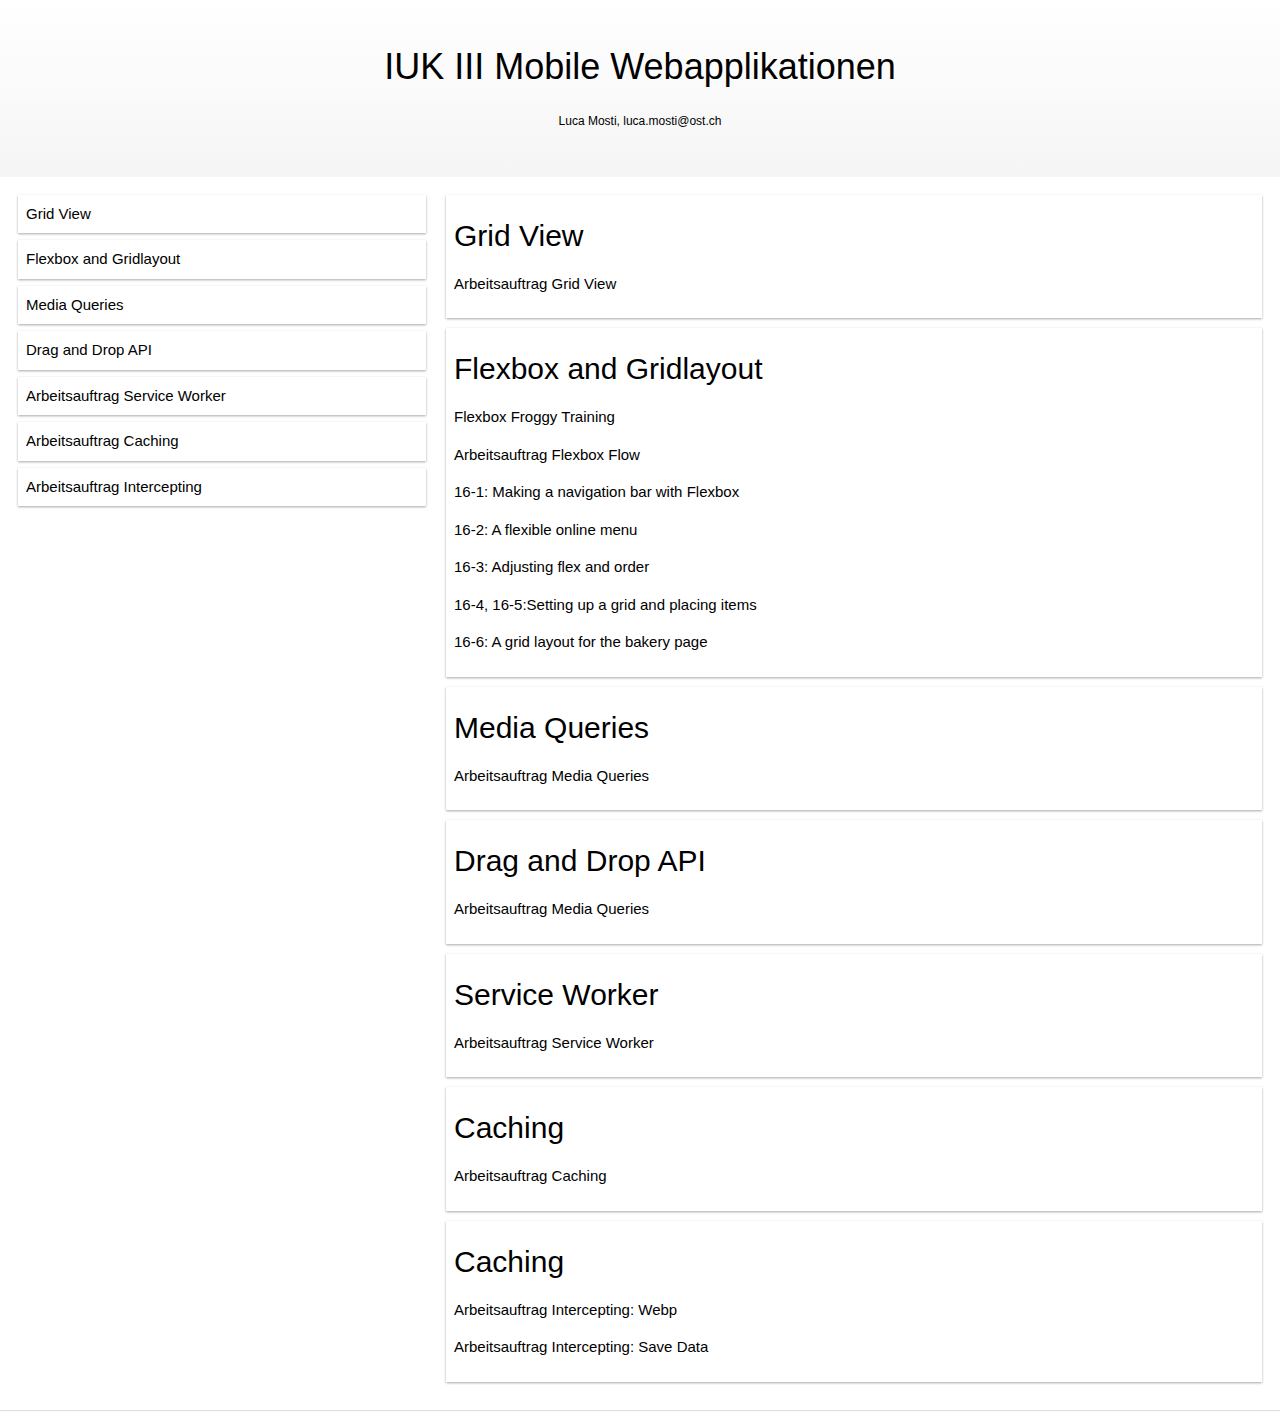
<file: index.html>
<!DOCTYPE html>
<html lang="de">
  <head>
    <meta charset="utf-8">
    <meta name="viewport" content="width=device-width, initial-scale=1">
    <title>IUK III: Mobile Webapplikationen</title>
    <link rel="stylesheet" href="style.css">
    <link rel="stylesheet" href="https://www.w3schools.com/lib/w3-colors-ios.css">
    <link rel="stylesheet" href="https://www.w3schools.com/w3css/4/w3.css">
  </head>
  <body>
    <div class="header">
      <h1>IUK III Mobile Webapplikationen</h1>
      <p><small>Luca Mosti, luca.mosti@ost.ch</small></p>
    </div>
    <div class="row">
      <div class="column sidebar">
        <ul>
          <li class="w3-ios-background"><a href="#GridView">Grid View</a></li>
          <li class="w3-ios-background"><a href="#Flexbox">Flexbox and Gridlayout</a></li>
          <li class="w3-ios-background"><a href="#MediaQueries">Media Queries</a></li>
          <li class="w3-ios-background"><a href="#DragDropAPI">Drag and Drop API</a></li>
          <li class="w3-ios-background"><a href="#ServiceWorker">Arbeitsauftrag Service Worker</a></li>
          <li class="w3-ios-background"><a href="#Caching">Arbeitsauftrag Caching</a></li>
          <li class="w3-ios-background"><a href="#Intercepting">Arbeitsauftrag Intercepting</a></li>
        </ul>
      </div>
      <div  class="column content">
        <div class="card">
          <h2 id="GridView">Grid View</h2>
          <p><a href="1_GridView/gridView.html">Arbeitsauftrag Grid View</a></p>
        </div>
        <div class="card">
          <h2 id="Flexbox">Flexbox and Gridlayout</h2>
          <p><a href="http://flexboxfroggy.com/#de">Flexbox Froggy Training</a></p>
          <p><a href="2_FlexBox/arbeitsauftrag-flexbox_2_flex-flow.html">Arbeitsauftrag Flexbox Flow</a></p>
          <p><a href="2_FlexBox/16-1/bakery_ch16.html">16-1: Making a navigation bar with Flexbox</a></p>
          <p><a href="2_FlexBox/16-2/flex-menu.html">16-2: A flexible online menu</a></p>
          <p><a href="2_FlexBox/16-3/flex-menu.html">16-3: Adjusting flex and order</a></p>
          <p><a href="2_FlexBox/16-4-5/grid.html">16-4, 16-5:Setting up a grid and placing items</a></p>
          <p><a href="2_FlexBox/16-6/bakery_ch16.html">16-6: A grid layout for the bakery page</a></p>
        </div>
        <div class="card">
          <h2 id="MediaQueries">Media Queries</h2>
          <p><a href="3_MediaQueries/arbeitsauftrag_media-queries.html">Arbeitsauftrag Media Queries</a></p>
        </div>
        <div class="card">
          <h2 id="DragDropAPI">Drag and Drop API</h2>
          <p><a href="4_TouchInput/main.html">Arbeitsauftrag Media Queries</a></p>
        </div>
        <div class="card">
          <h2 id="ServiceWorker">Service Worker</h2>
          <p><a href="6_ProgressiveWebApps/main.html">Arbeitsauftrag Service Worker</a></p>
        </div>
        <div class="card">
          <h2 id="Caching">Caching</h2>
          <p><a href="7_Caching/index.html">Arbeitsauftrag Caching</a></p>
        </div>
        <div class="card">
          <h2 id="Intercepting">Caching</h2>
          <p><a href="8_Intercepting/webp/index.html">Arbeitsauftrag Intercepting: Webp</a></p>
          <p><a href="8_Intercepting/saveData/index.html">Arbeitsauftrag Intercepting: Save Data</a></p>
        </div>
      </div>
    </div>
  </body>
</html>
</file>
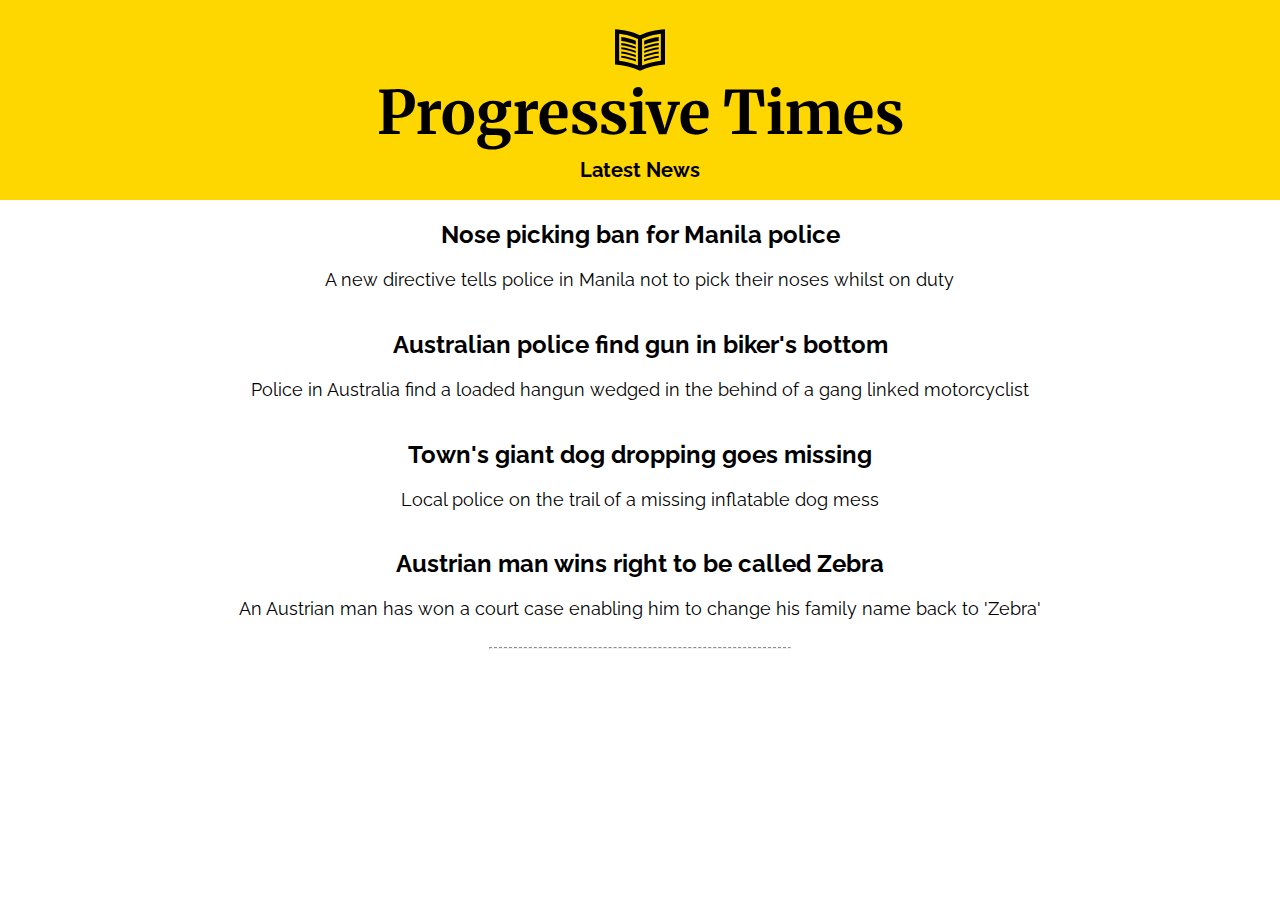
<file: 7_Caching/index.html>
<!DOCTYPE html>
<html>
<head>
  <meta charset="UTF-8">
  <meta name="viewport" content="width=device-width, initial-scale=1, maximum-scale=1" />
  <title>Progressive Times - Online News</title>
  <link href="https://fonts.googleapis.com/css?family=Raleway|Merriweather" rel="stylesheet">
  <link rel="stylesheet" type="text/css" href="./css/site.css">
</head>
<body>
  <!-- header -->
  <div id="header">
    <img id="logo" src="./images/newspaper.svg" />
    <h1>Progressive Times</h1>
    <h6>Latest News</h6>
  </div>
  <!-- latest news -->
  <div id="latest"></div>
  <hr>
  <!-- javaScript -->
  <script async src="./js/main.js"></script>
  <script>
    if ('serviceWorker' in navigator) {
      navigator.serviceWorker.register('./sw.js').then(function(registration) {
      // Registration was successful
      console.log("Registration successful")
    });
  }
  </script>

</body>
</html>
</file>
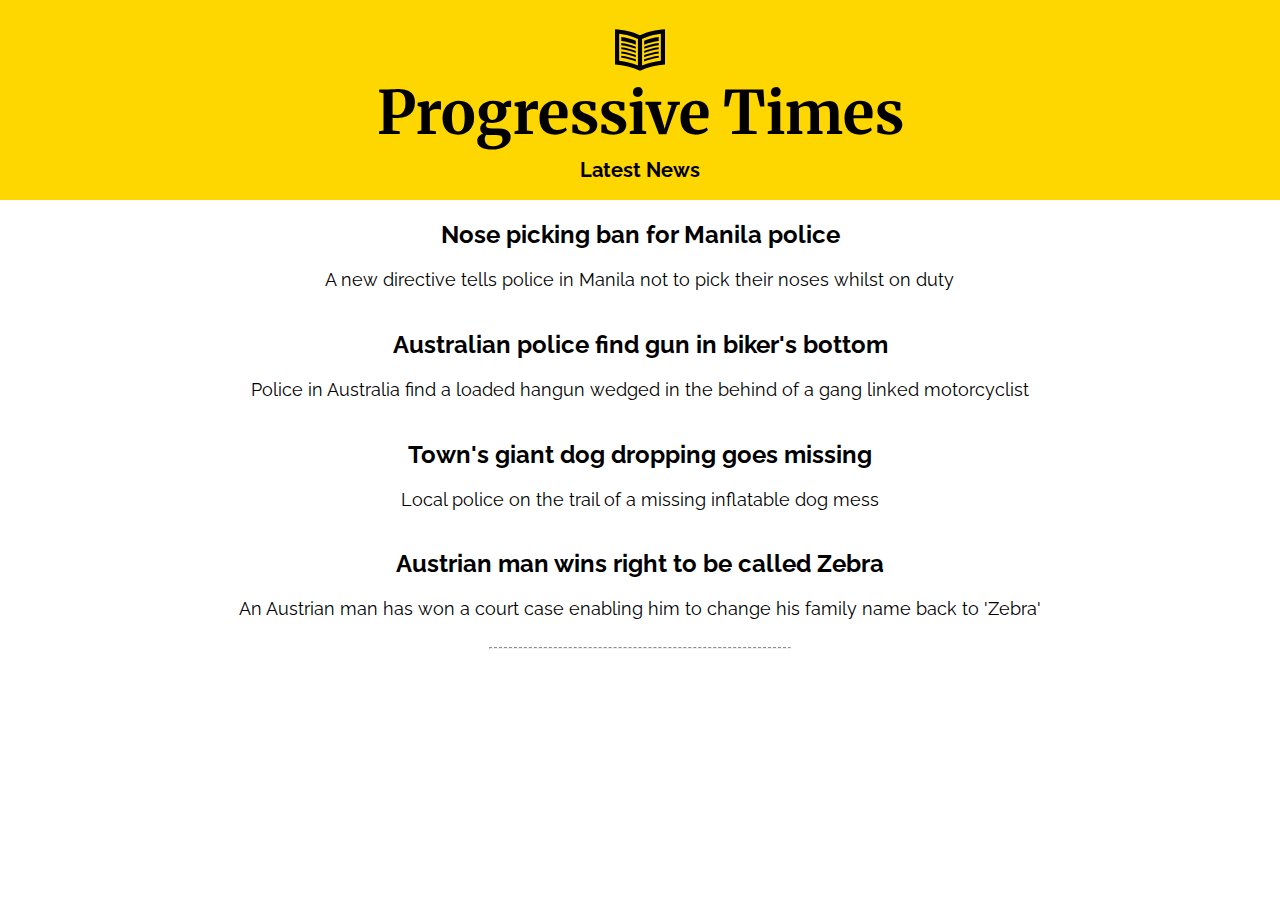
<file: 8_Intercepting/saveData/index.html>
<!DOCTYPE html>
<html>
<head>
  <meta charset="UTF-8">
  <meta name="viewport" content="width=device-width, initial-scale=1, maximum-scale=1" />
  <title>Progressive Times - Online News</title>
  <link href="https://fonts.googleapis.com/css?family=Raleway|Merriweather" rel="stylesheet">
  <link rel="stylesheet" type="text/css" href="./css/site.css">
</head>
<body>
  <!-- header -->
  <div id="header">
    <img id="logo" src="./images/newspaper.svg" />
    <h1>Progressive Times</h1>
    <h6>Latest News</h6>
  </div>
  <!-- latest news -->
  <div id="latest"></div>
  <hr>
  <!-- javaScript -->
  <script async src="./js/main.js"></script>
  <script>
  // Register the service worker
  if ('serviceWorker' in navigator) {
    navigator.serviceWorker.register('./sw.js').then(function(registration) {
      // Registration was successful
    });
  }
  </script>
</body>
</html>
</file>
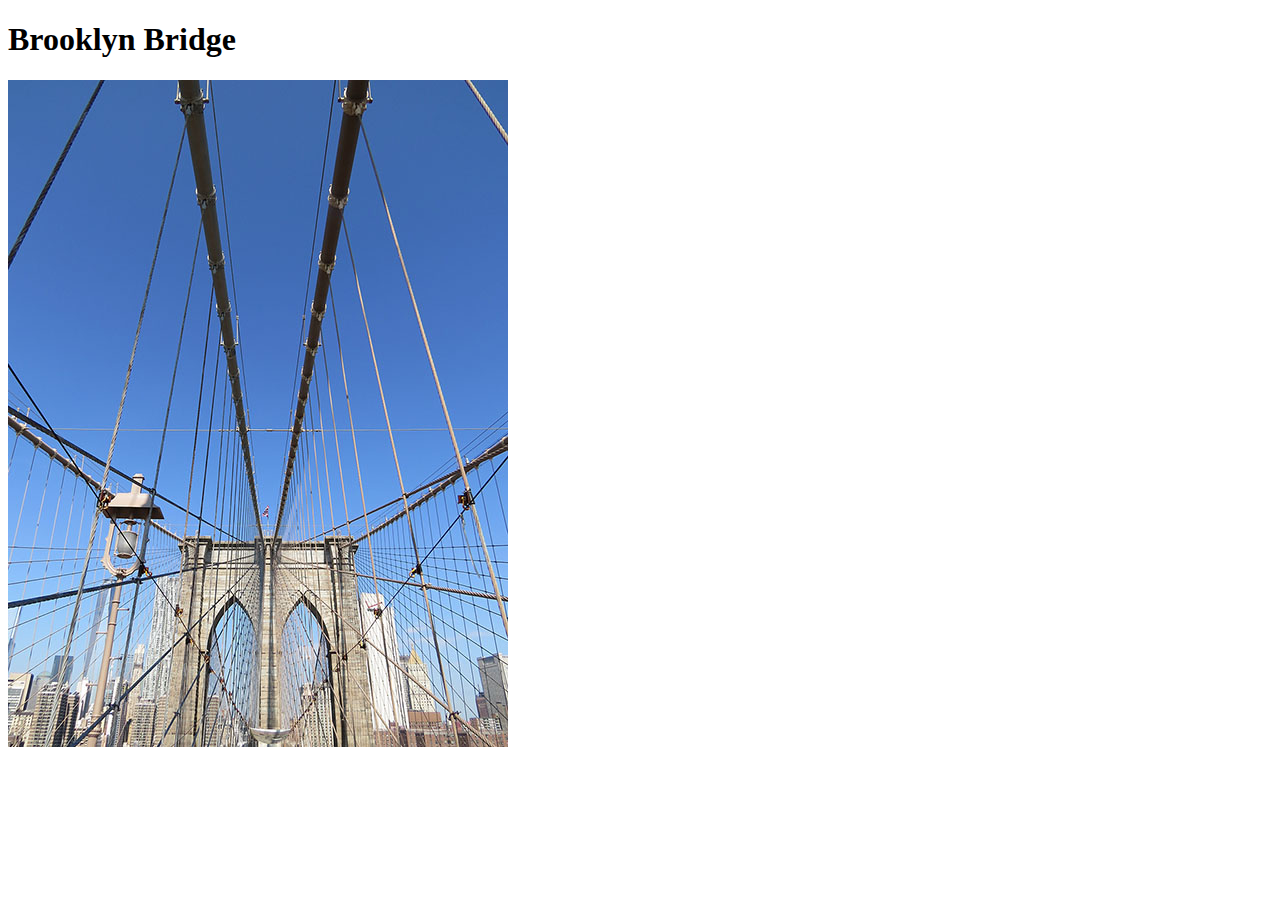
<file: 8_Intercepting/webp/index.html>
<!DOCTYPE html>
<html>
 <head>
  <meta charset="UTF-8">
  <title>Brooklyn Bridge - New York City</title>
 </head>
 <body>
<h1>Brooklyn Bridge</h1>
<img src="./images/brooklyn.jpg" alt="Brooklyn Bridge - New York">
	 <script>
		// Register the service worker
		if ('serviceWorker' in navigator) {
			navigator.serviceWorker.register('./service-worker.js').then(function(registration) {
		    // Registration was successful
		    console.log('ServiceWorker registration successful with scope: ', registration.scope);
		}).catch(function(err) {
		    // registration failed :(
		    	console.log('ServiceWorker registration failed: ', err);
		    });
		}
	</script>
 </body>
</html>
</file>
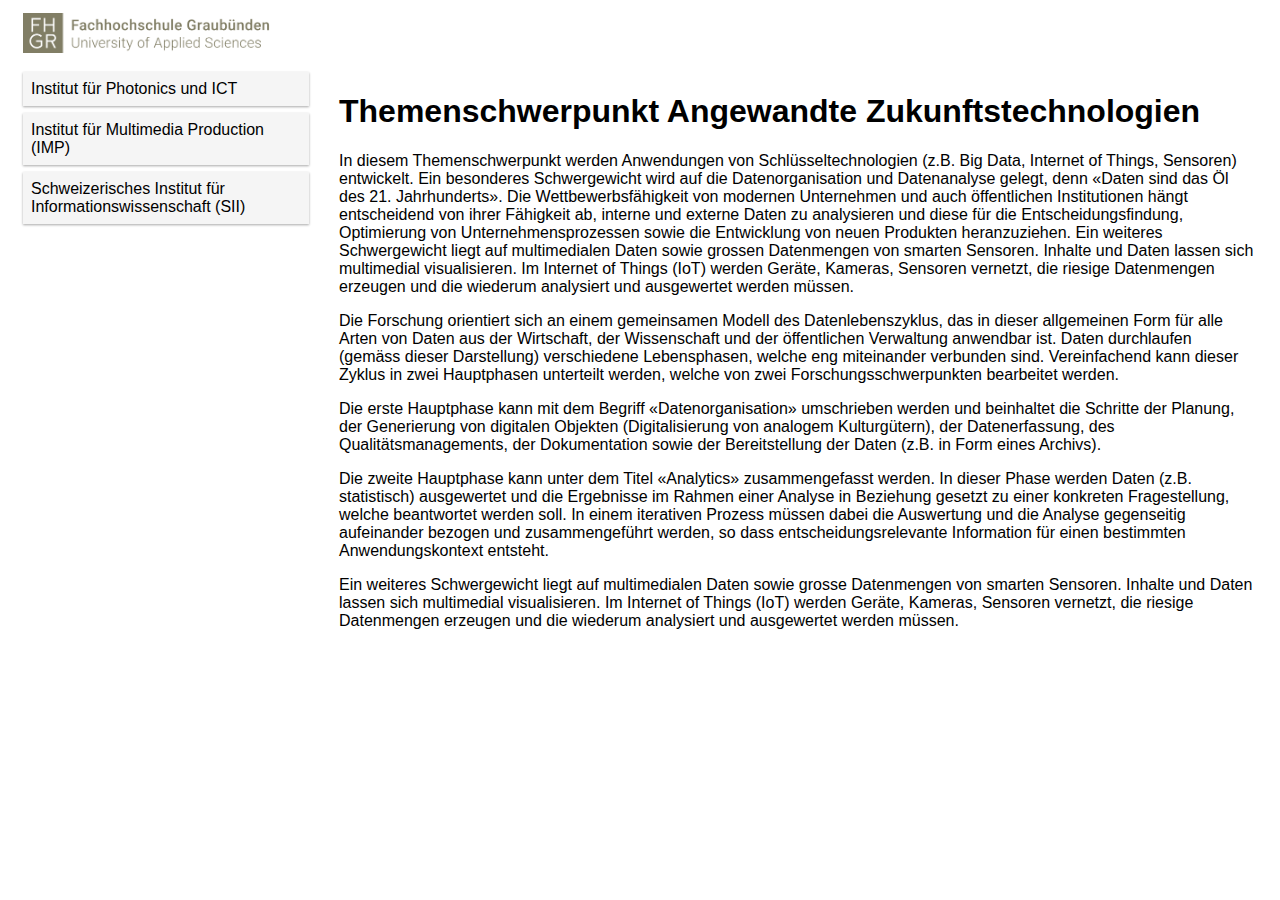
<file: 1_GridView/gridView.html>
<!DOCTYPE html>
<html>
<head>
<meta name="viewport" content="width=device-width, initial-scale=1.0">
<style>
    * {
        box-sizing: border-box;
    }
    .row::after{
        content: "";
        clear: both;
        display: table;
    }
    [class*="col-"]{
        float: left;
        padding: 15px;
    }
    .col-1 {width: 8.33%;}
    .col-2 {width: 16.66%;}
    .col-3 {width: 25%;}
    .col-4 {width: 33.33%;}
    .col-5 {width: 41.66%;}
    .col-6 {width: 50%;}
    .col-7 {width: 58.33%;}
    .col-8 {width: 66.66%;}
    .col-9 {width: 75%;}
    .col-10 {width: 83.33%;}
    .col-11 {width: 91.66%;}
    .col-12 {width: 100%;}

    .menu ul {
        list-style-type: none;
        margin: 0;
        padding: 0;
    }
    .menu li {
        padding: 8px;
        margin-bottom: 7px;
        background-color:whitesmoke;
        box-shadow: 0 1px 3px rgba(0,0,0,0.12), 0 1px 2px rgba(0,0,0,0.24);
        color:black;
    }
    .logo{
        margin-top: 5px;
        margin-left: 15px;
    }
    html {
        font-family: "Lucida Sans", sans-serif;
    }

</style>
</head>
<body>
   <div class="header">
       <img src="fhgr.png" height="40px" class="logo">
   </div>
   <div class="row">
       <div class="col-3 menu">
           <ul>
               <li>Institut für Photonics und ICT</li>
               <li>Institut für Multimedia Production (IMP)</li>
               <li>Schweizerisches Institut für Informationswissenschaft (SII)</li>
           </ul>
       </div>
       <div class="col-9">
           <h1>Themenschwerpunkt Angewandte Zukunftstechnologien</h1>
           <p> 
                In diesem Themenschwerpunkt werden Anwendungen von Schlüsseltechnologien (z.B. Big Data, Internet of Things, Sensoren) 
                entwickelt. Ein besonderes Schwergewicht wird auf die Datenorganisation und Datenanalyse gelegt, denn «Daten sind das Öl 
                des 21. Jahrhunderts».  Die Wettbewerbsfähigkeit von modernen Unternehmen und auch öffentlichen Institutionen hängt 
                entscheidend von ihrer Fähigkeit ab, interne und externe Daten zu analysieren und diese für die Entscheidungsfindung, 
                Optimierung von Unternehmensprozessen sowie die Entwicklung von neuen Produkten heranzuziehen. Ein weiteres Schwergewicht 
                liegt auf multimedialen Daten sowie grossen Datenmengen von smarten Sensoren. Inhalte und Daten lassen sich multimedial
                visualisieren. Im Internet of Things (IoT) werden Geräte, Kameras, Sensoren vernetzt, die riesige Datenmengen erzeugen 
                und die wiederum analysiert und ausgewertet werden müssen.
            </p>
            <p>
                Die Forschung orientiert sich an einem gemeinsamen Modell des Datenlebenszyklus, das in dieser allgemeinen Form für alle
                Arten von Daten aus der Wirtschaft, der Wissenschaft und der öffentlichen Verwaltung anwendbar ist. Daten durchlaufen 
                (gemäss dieser Darstellung) verschiedene Lebensphasen, welche eng miteinander verbunden sind. 
                Vereinfachend kann dieser Zyklus in zwei Hauptphasen unterteilt werden, welche von zwei Forschungsschwerpunkten bearbeitet 
                werden.
            </p>
            <p>
                Die erste Hauptphase kann mit dem Begriff «Datenorganisation» umschrieben werden und beinhaltet die Schritte der Planung, 
                der Generierung von digitalen Objekten (Digitalisierung von analogem Kulturgütern), der Datenerfassung, des Qualitätsmanagements, 
                der Dokumentation sowie der Bereitstellung der Daten (z.B. in Form eines Archivs).
            </p>
            <p>
                Die zweite Hauptphase kann unter dem Titel «Analytics» zusammengefasst werden. In dieser Phase werden Daten (z.B. 
                statistisch) ausgewertet und die Ergebnisse im Rahmen einer Analyse in Beziehung gesetzt zu einer konkreten Fragestellung, 
                welche beantwortet werden soll. In einem iterativen Prozess müssen dabei die Auswertung und die Analyse gegenseitig aufeinander 
                bezogen und zusammengeführt werden, so dass entscheidungsrelevante Information für einen bestimmten Anwendungskontext entsteht.
            </p>
            <p>
                Ein weiteres Schwergewicht liegt auf multimedialen Daten sowie grosse Datenmengen von smarten Sensoren. Inhalte und 
                Daten lassen sich multimedial visualisieren. Im Internet of Things (IoT) werden Geräte, Kameras, Sensoren vernetzt, 
                die riesige Datenmengen erzeugen und die wiederum analysiert und ausgewertet werden müssen. 
            </p>
       </div>
   </div> 
</body>
</file>
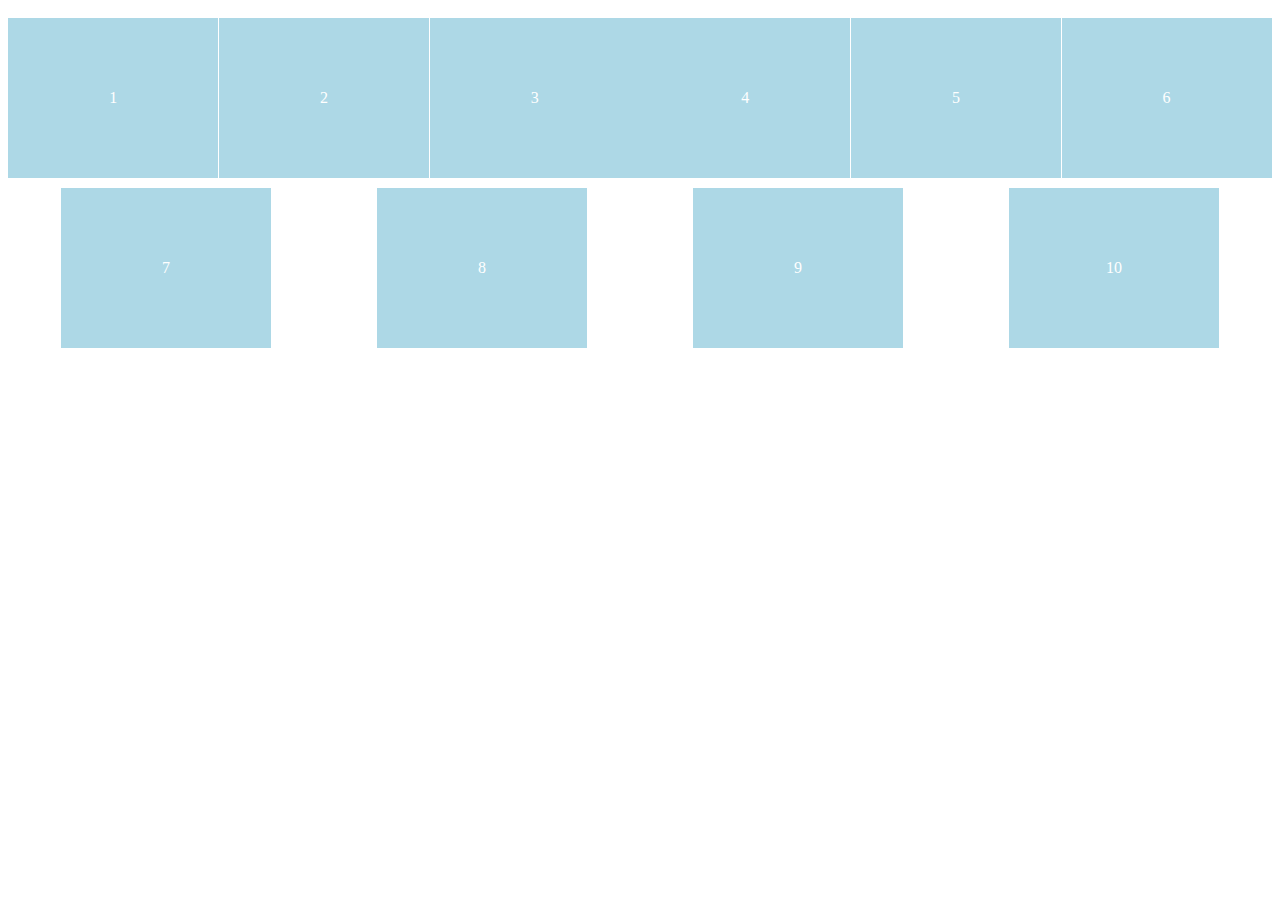
<file: 2_FlexBox/arbeitsauftrag-flexbox_2_flex-flow.html>
<!DOCTYPE html>
<html lang="de">
  <head>
    <meta charset="utf-8">
    <meta name="viewport" content="width=device-width, initial-scale=1.0">
    <link rel="stylesheet" type="text/css" href="arbeitsauftrag-flexbox_2_flex-flow.css">
    <title>Arbeitsauftrag Flexbox Flow</title>
  </head>
  <body>
    <ul class="container">
      <li class="item">1</li>
      <li class="item">2</li>
      <li class="item">3</li>
      <li class="item">4</li>
      <li class="item">5</li>
      <li class="item">6</li>
      <li class="item">7</li>
      <li class="item">8</li>
      <li class="item">9</li>
      <li class="item">10</li>
    </ul>
  </body>
</html>
</file>
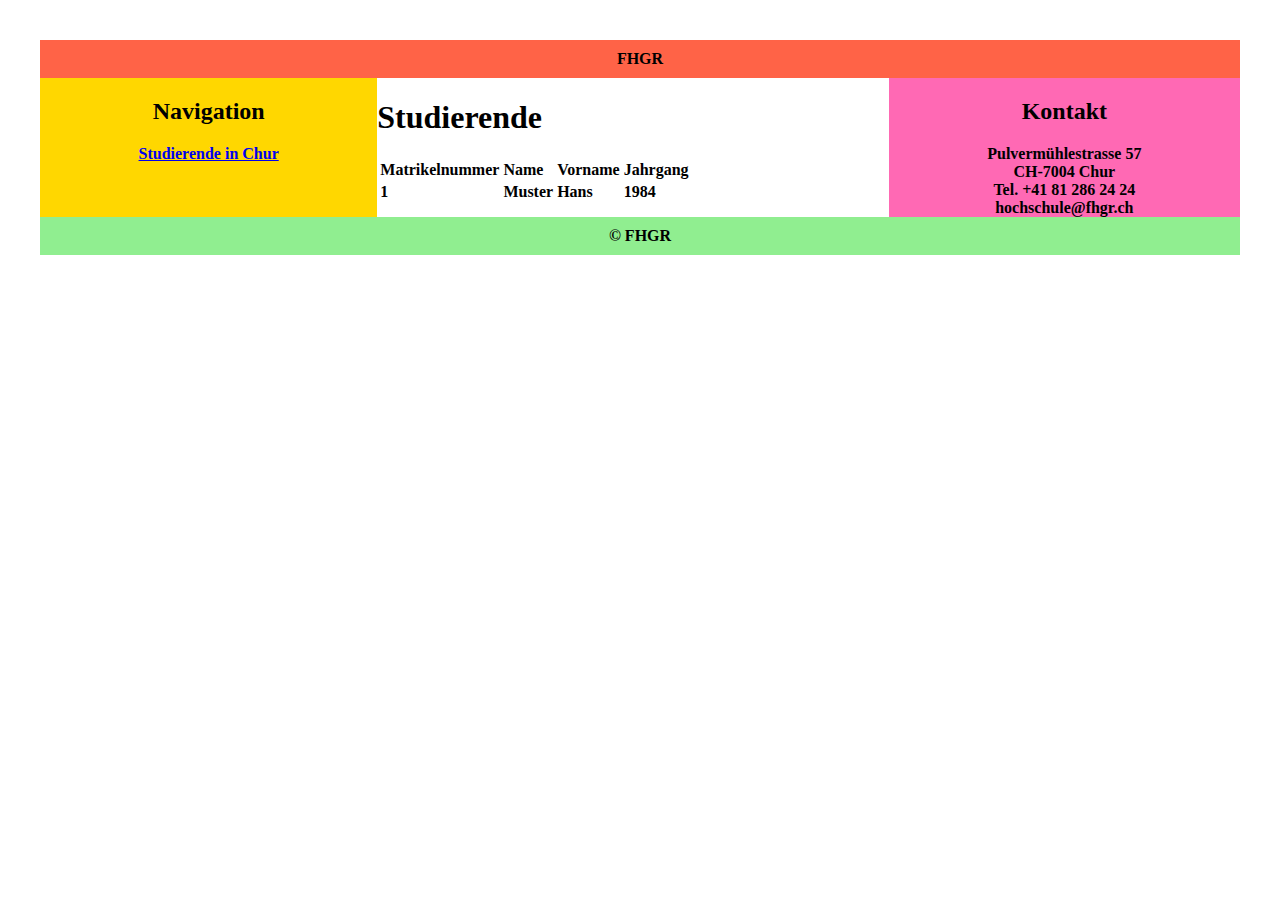
<file: 3_MediaQueries/arbeitsauftrag_media-queries.html>
<!DOCTYPE html>
<html lang="de">
  <head>
    <meta charset="utf-8">
    <meta name="viewport" content="width=device-width, initial-scale=1.0">
    <link rel="stylesheet" type="text/css" href="arbeitsauftrag_media-queries.css">
    <title>Mobile Web Applikationen</title>
  </head>
  <body>
  	<!-- Arbeitsauftrag Media Queries. Angelehnt an das Beispiel von https://css-tricks.com-->
	<div class="wrapper">	
		<header class="header">FHGR</header>
		<article class="main animation">
			<h1>Studierende</h1>
			<table>
				<thead>
					<tr>
						<td>Matrikelnummer</td>
						<td>Name</td>
						<td>Vorname</td>
						<td>Jahrgang</td>
					</tr>
				</thead>
				<tbody>
					<tr>
						<td>1</td>
						<td>Muster</td>
						<td>Hans</td>
						<td>1984</td>
					</tr>
				</tbody>
			</table>
		</article>
		<aside class="aside aside-1">
			<h2>Navigation</h2>
			<nav>
			  <a href="#">Studierende in Chur</a>
			</nav>
		</aside>
		<aside class="aside aside-2">	
			<h2>Kontakt</h2>		
			Pulvermühlestrasse 57<br>CH-7004 Chur<br>Tel. +41 81 286 24 24<br>hochschule@fhgr.ch
		</aside>
		<footer class="footer">&copy; FHGR</footer>
	</div>
  </body>
</html>
</file>
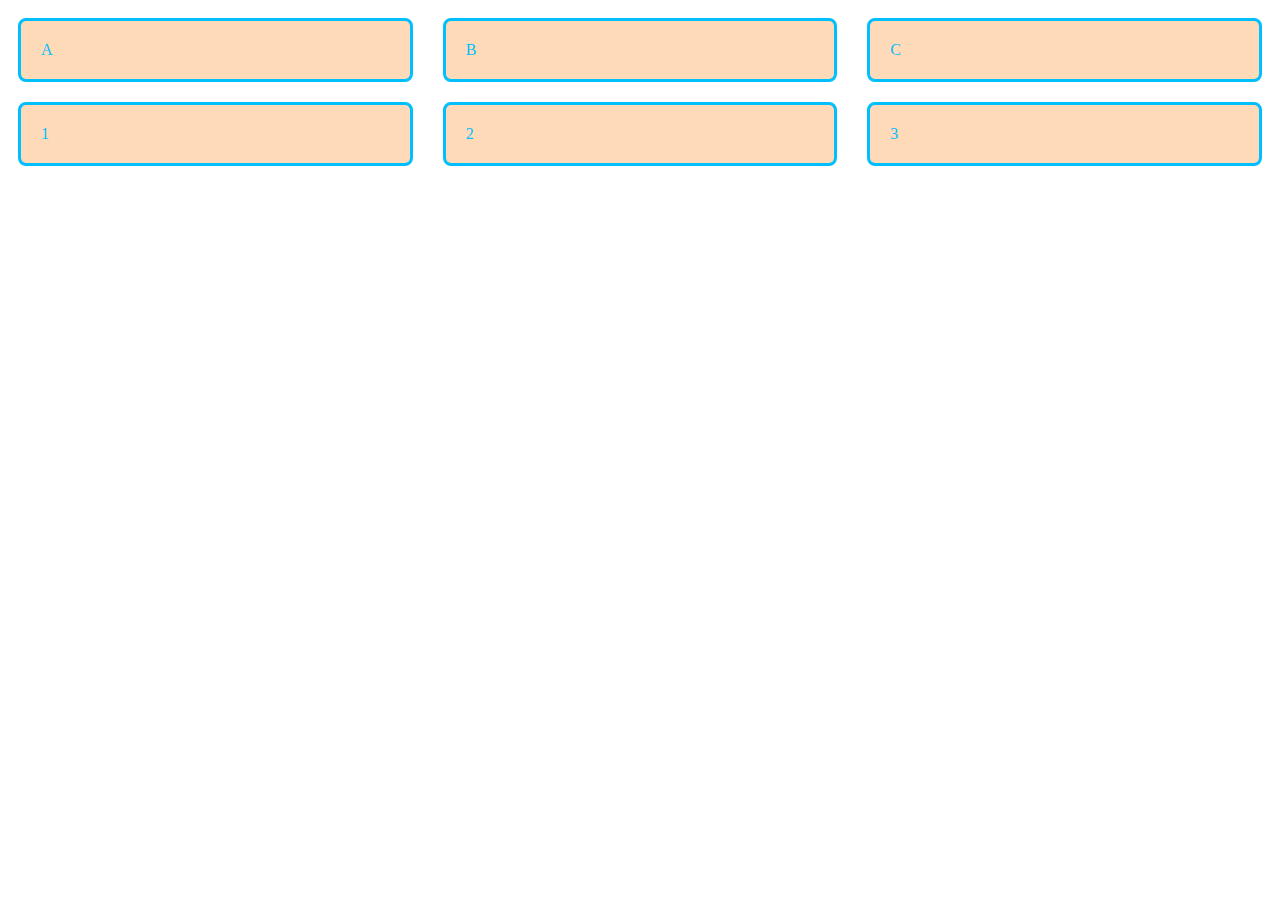
<file: 4_TouchInput/main.html>
<!DOCTYPE html>
<html lang="de">
  <head>
    <meta charset="utf-8">
    <meta name="viewport" content="width=device-width, initial-scale=1">
    <title>IUK III: Mobile Webapplikationen</title>
    <link rel="stylesheet" href="main.css">
  </head>
  <body>
    <div class="container">
        <div draggable="true" class="box">A</div>
        <div draggable="true" class="box">B</div>
        <div draggable="true" class="box">C</div>
    </div>
    <div class="container">
        <div draggable="true" class="box">1</div>
        <div draggable="true" class="box">2</div>
        <div draggable="true" class="box">3</div>
    </div>
  </body>
  <script src="main.js"></script>
</html>
</file>
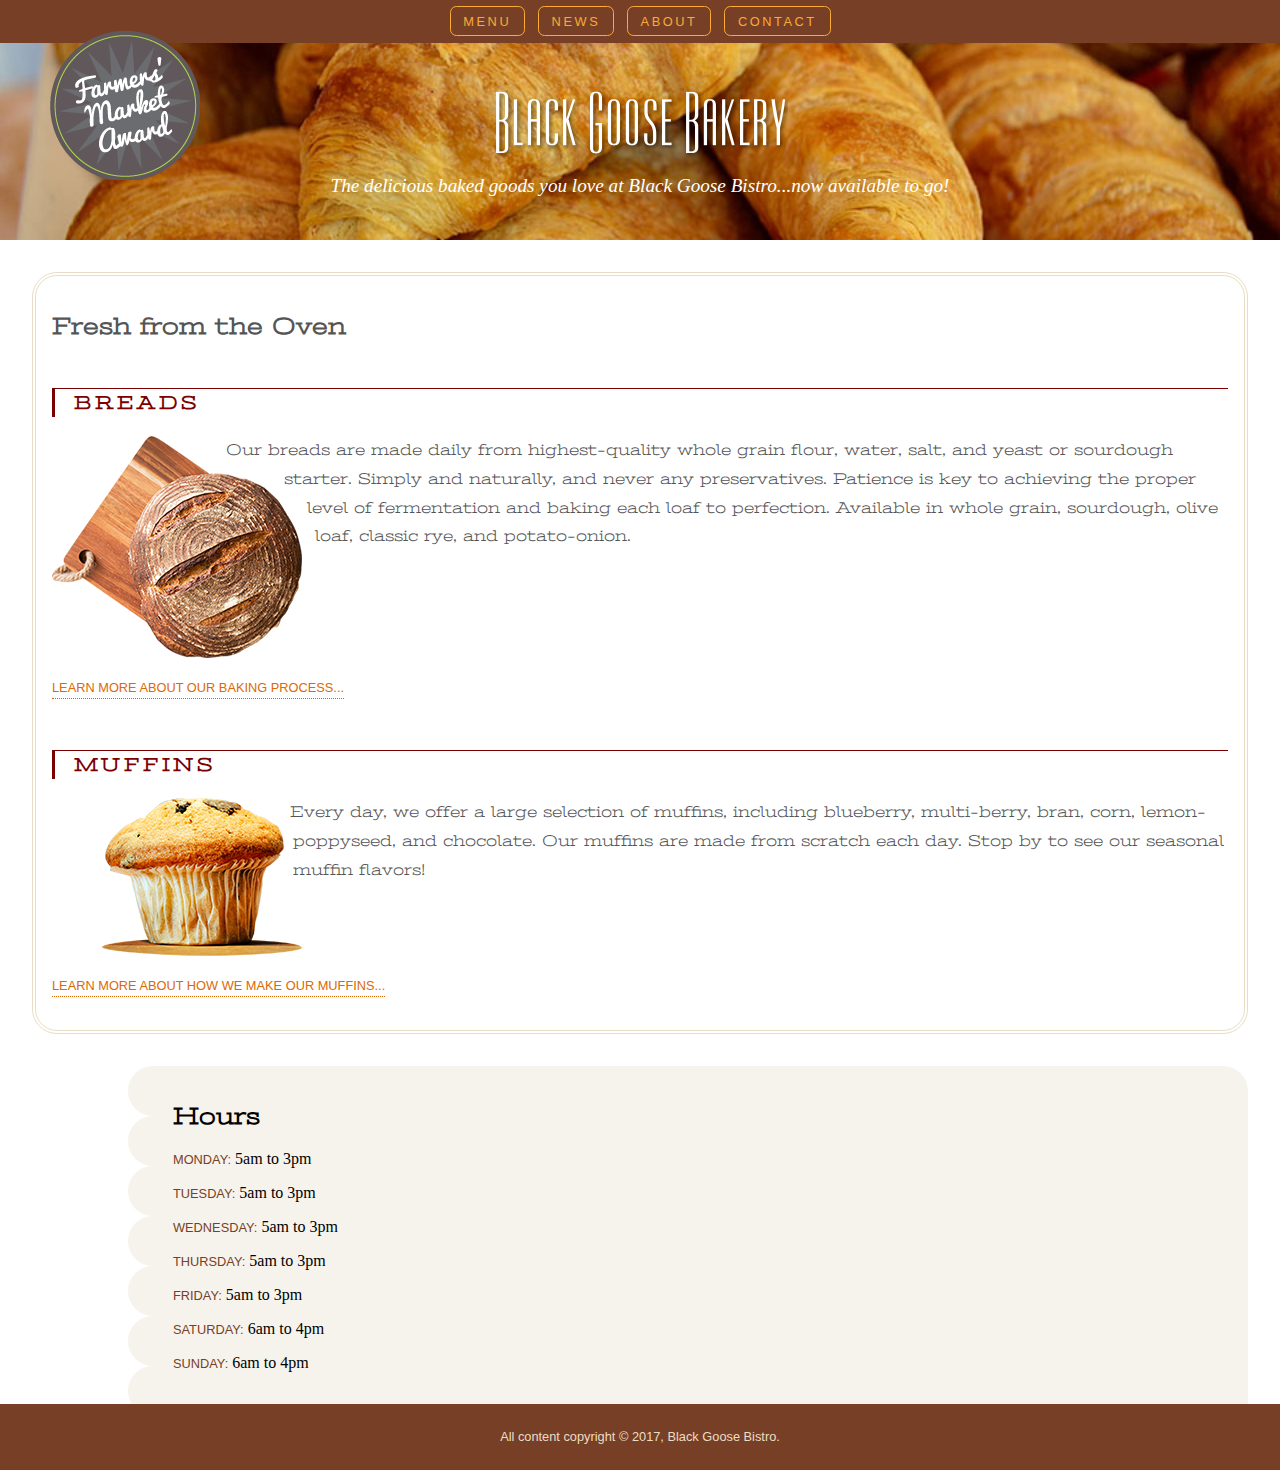
<file: 2_FlexBox/16-1/bakery_ch16.html>
<!doctype html>
<html>
<head>
<meta charset="UTF-8">
<title>Black Goose Bakery</title>
<meta name="viewport" content="width=device-width, initial-scale=1">
<link href="https://fonts.googleapis.com/css?family=Stint+Ultra+Expanded" rel="stylesheet">
<style>
@import url(bakery-styles.css);
</style>

</head>

<body>

<header>
  <nav>
    <ul>
      <li><a href="">Menu</a></li>
      <li><a href="">News</a></li>
      <li><a href="">About</a></li>
      <li><a href="">Contact</a></li>
    </ul>
  </nav>  
  <h1><img src="images/bgb_logo.png" alt="Black Goose Bakery"></h1>
  <p>The delicious baked goods you love at Black Goose Bistro...now available to go!</p>
</header>

<main>
  <h2>Fresh from the Oven</h2>
  <h3>Breads</h3>
  <p><img src="images/bread.png" alt="round loaf of bread on cutting board"> Our breads are made daily from highest-quality whole grain flour, water, salt, and yeast or sourdough starter. Simply and naturally, and never any preservatives. Patience is key to achieving the proper level of fermentation and baking each loaf to perfection. Available in whole grain, sourdough, olive loaf, classic rye, and potato-onion.</p>
  <p class="more"><a href="">Learn more about our baking process...</a></p>

  <h3>Muffins</h3>
  <p><img src="images/muffin.png" alt="one chocolate chip muffin"> Every day, we offer a large selection of muffins, including blueberry, multi-berry, bran, corn, lemon-poppyseed, and chocolate. Our muffins are made from scratch each day. Stop by to see our seasonal muffin flavors!</p>
  <p class="more"><a href="">Learn more about how we make our muffins...</a></p>
</main>

<aside>
  <h2>Hours</h2>
  <p><span class="day">Monday:</span> 5am to 3pm</p>
  <p><span class="day">Tuesday:</span> 5am to 3pm</p>
  <p><span class="day">Wednesday:</span> 5am to 3pm</p>
  <p><span class="day">Thursday:</span> 5am to 3pm</p>
  <p><span class="day">Friday:</span> 5am to 3pm</p>
  <p><span class="day">Saturday:</span> 6am to 4pm</p>
  <p><span class="day">Sunday:</span> 6am to 4pm</p>
</aside>

<footer>
<p>All content copyright &copy; 2017, Black Goose Bistro.</p>
  <div id="award"> 
    <img src="images/award.png" alt="Farmers' Market Award"> 
  </div> 
</footer>


</body>
</html>
</file>
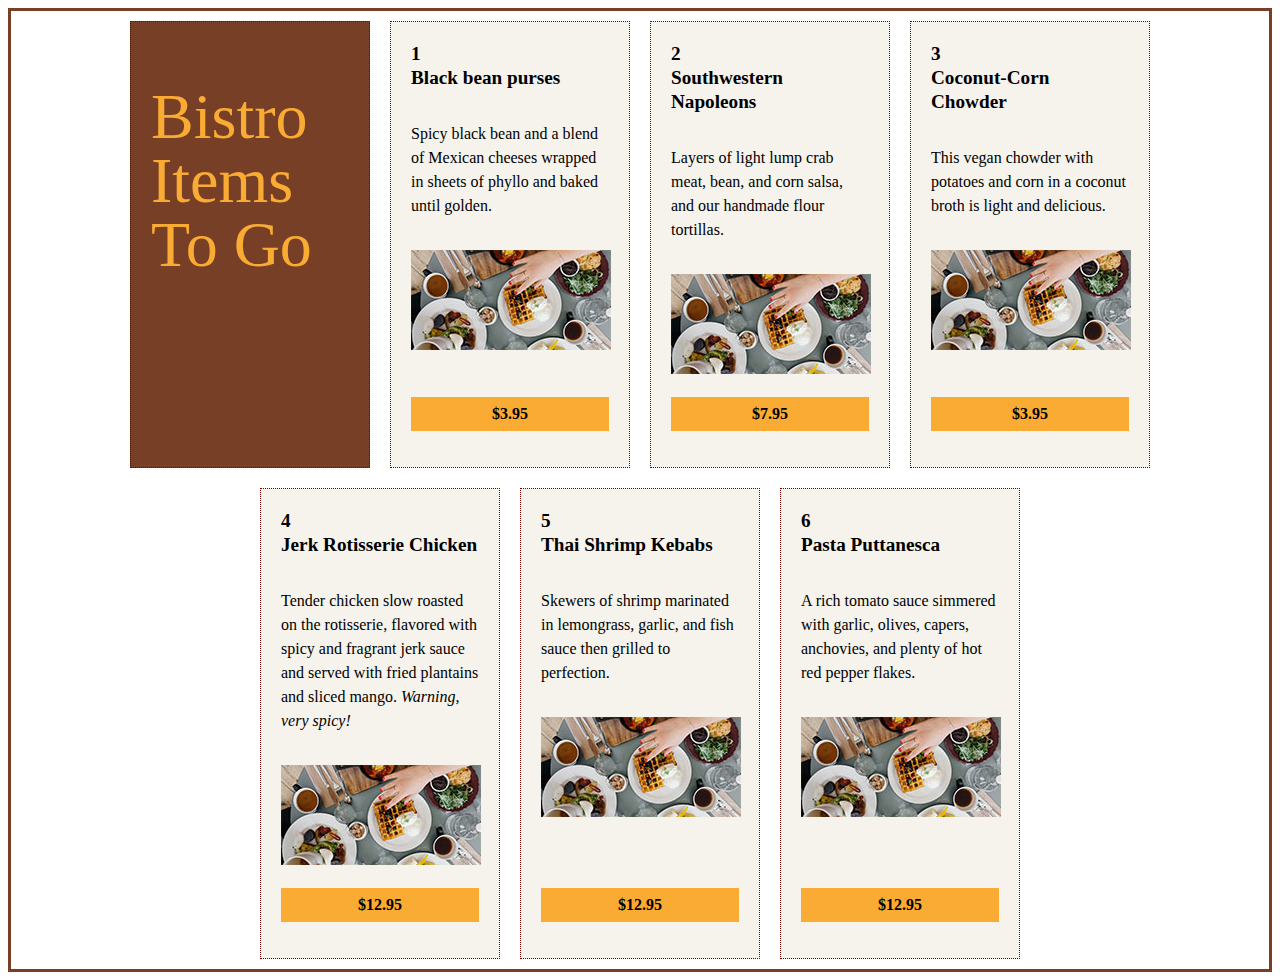
<file: 2_FlexBox/16-2/flex-menu.html>
<!doctype html>
<html>
<head>
<meta charset="UTF-8">
<title>Flexbox Product Listing Exercise</title>

<style>
html {
  box-sizing: border-box;
}
*, *:before, *:after {
  box-sizing: inherit;
}
body {
  font-family: Georgia, serif;
  line-height: 1.5em;
}
h1 {
  font-size: 4em;
  font-weight: normal;
}
h2 {
  font-size: 1.2em;
  margin-top: 0;
}
#menu {
  border: 3px solid #783F27;
  display: flex;
  align-items: stretch;
  flex-wrap: wrap;
  justify-content: center;
}
section {
  background: #F6F3ED;
  margin: 10px;
  padding: 20px;
  border: 1px dotted maroon;
  width: 240px;
  display: flex;
  flex-direction: column;
}
.title {
  background-color: #783F27;
  color: #F9AB33;
  line-height: 4em;
}
.price {
  font-weight: bold;
  background: #F9AB33;
  padding: 5px;
  width: 100%;
  text-align: center;
  margin-top: auto;
}
</style>

</head>

<body>
<div id="menu">
<section class="title">
<h1>Bistro Items To Go</h1>
</section>

<section class="dish">
<h2>1<br>Black bean purses</h2>
<p class="info">Spicy black bean and a blend of Mexican cheeses wrapped in sheets of phyllo and baked until golden.</p>
<p class="photo"><img src="table.jpg" alt=""></p>
<p class="price">$3.95</p>
</section>

<section class="dish">
<h2>2<br>Southwestern Napoleons</h2>
<p class="info">Layers of light lump crab meat, bean, and corn salsa, and our handmade flour tortillas.</p>
<p class="photo"><img src="table.jpg" alt=""></p>
<p class="price">$7.95</p>
</section>

<section class="dish">
<h2>3<br>Coconut-Corn Chowder</h2>
<p class="info">This vegan chowder with potatoes and corn in a coconut broth is light and delicious.</p>
<p class="photo"><img src="table.jpg" alt=""></p>
<p class="price">$3.95</p>
</section>

<section class="dish">
<h2>4<br>Jerk Rotisserie Chicken</h2>
<p class="info">Tender chicken slow roasted on the rotisserie, flavored with spicy and fragrant jerk sauce and served with fried plantains and sliced mango. <em>Warning, very spicy!</em></p>
<p class="photo"><img src="table.jpg" alt=""></p>
<p class="price">$12.95</p>
</section>

<section class="dish">
<h2>5<br>Thai Shrimp Kebabs</h2>
<p class="info">Skewers of shrimp marinated in lemongrass, garlic, and fish sauce then grilled to perfection.</p>
<p class="photo"><img src="table.jpg" alt=""></p>
<p class="price">$12.95</p>
</section>

<section class="dish">
<h2>6<br>Pasta Puttanesca</h2>
<p class="info">A rich tomato sauce simmered with garlic, olives, capers, anchovies, and plenty of hot red pepper flakes.</p>
<p class="photo"><img src="table.jpg" width="200" height="100" alt=""></p>
<p class="price">$12.95</p>
</section>


</div>

</body>
</html>
</file>
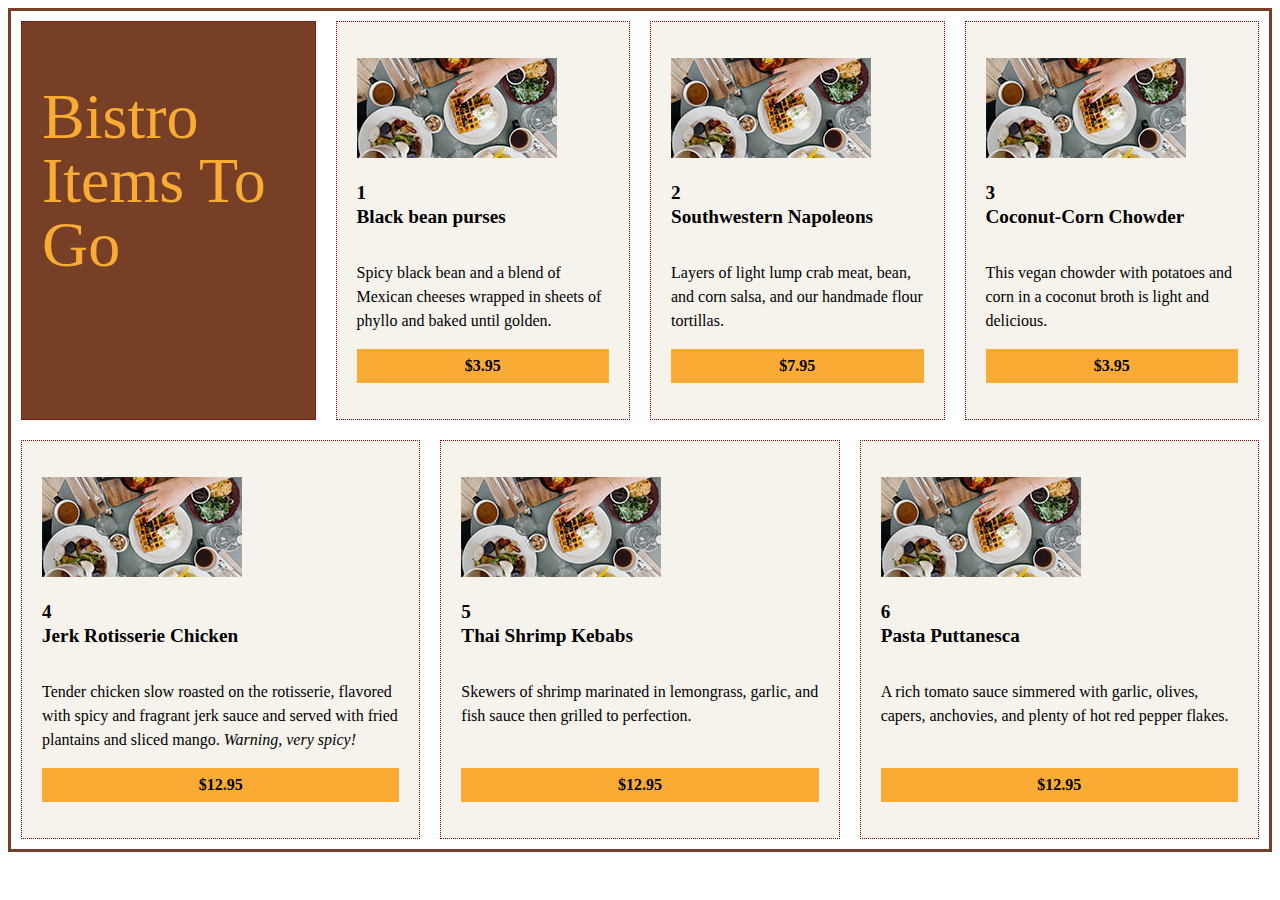
<file: 2_FlexBox/16-3/flex-menu.html>
<!doctype html>
<html>
<head>
<meta charset="UTF-8">
<title>Flexbox Product Listing Exercise</title>

<style>
html {
  box-sizing: border-box;
}
*, *:before, *:after {
  box-sizing: inherit;
}
body {
  font-family: Georgia, serif;
  line-height: 1.5em;
}
h1 {
  font-size: 4em;
  font-weight: normal;
}
h2 {
  font-size: 1.2em;
  margin-top: 0;
}
#menu {
  border: 3px solid #783F27;
  display: flex;
  align-items: stretch;
  flex-wrap: wrap;
  justify-content: center;
}
section {
  background: #F6F3ED;
  margin: 10px;
  padding: 20px;
  border: 1px dotted maroon;
  width: 240px;
  flex: auto;
  display: flex;
  flex-direction: column;
}
.title {
  background-color: #783F27;
  color: #F9AB33;
  line-height: 4em;
}
.price {
  font-weight: bold;
  background: #F9AB33;
  padding: 5px;
  width: 100%;
  text-align: center;
  margin-top: auto;
}

.photo {
  order: -1;
}

</style>

</head>

<body>
<div id="menu">
<section class="title">
<h1>Bistro Items To Go</h1>
</section>

<section class="dish">
<h2>1<br>Black bean purses</h2>
<p class="info">Spicy black bean and a blend of Mexican cheeses wrapped in sheets of phyllo and baked until golden.</p>
<p class="photo"><img src="table.jpg" alt=""></p>
<p class="price">$3.95</p>
</section>

<section class="dish">
<h2>2<br>Southwestern Napoleons</h2>
<p class="info">Layers of light lump crab meat, bean, and corn salsa, and our handmade flour tortillas.</p>
<p class="photo"><img src="table.jpg" alt=""></p>
<p class="price">$7.95</p>
</section>

<section class="dish">
<h2>3<br>Coconut-Corn Chowder</h2>
<p class="info">This vegan chowder with potatoes and corn in a coconut broth is light and delicious.</p>
<p class="photo"><img src="table.jpg" alt=""></p>
<p class="price">$3.95</p>
</section>

<section class="dish">
<h2>4<br>Jerk Rotisserie Chicken</h2>
<p class="info">Tender chicken slow roasted on the rotisserie, flavored with spicy and fragrant jerk sauce and served with fried plantains and sliced mango. <em>Warning, very spicy!</em></p>
<p class="photo"><img src="table.jpg" alt=""></p>
<p class="price">$12.95</p>
</section>

<section class="dish">
<h2>5<br>Thai Shrimp Kebabs</h2>
<p class="info">Skewers of shrimp marinated in lemongrass, garlic, and fish sauce then grilled to perfection.</p>
<p class="photo"><img src="table.jpg" alt=""></p>
<p class="price">$12.95</p>
</section>

<section class="dish">
<h2>6<br>Pasta Puttanesca</h2>
<p class="info">A rich tomato sauce simmered with garlic, olives, capers, anchovies, and plenty of hot red pepper flakes.</p>
<p class="photo"><img src="table.jpg" width="200" height="100" alt=""></p>
<p class="price">$12.95</p>
</section>


</div>

</body>
</html>
</file>
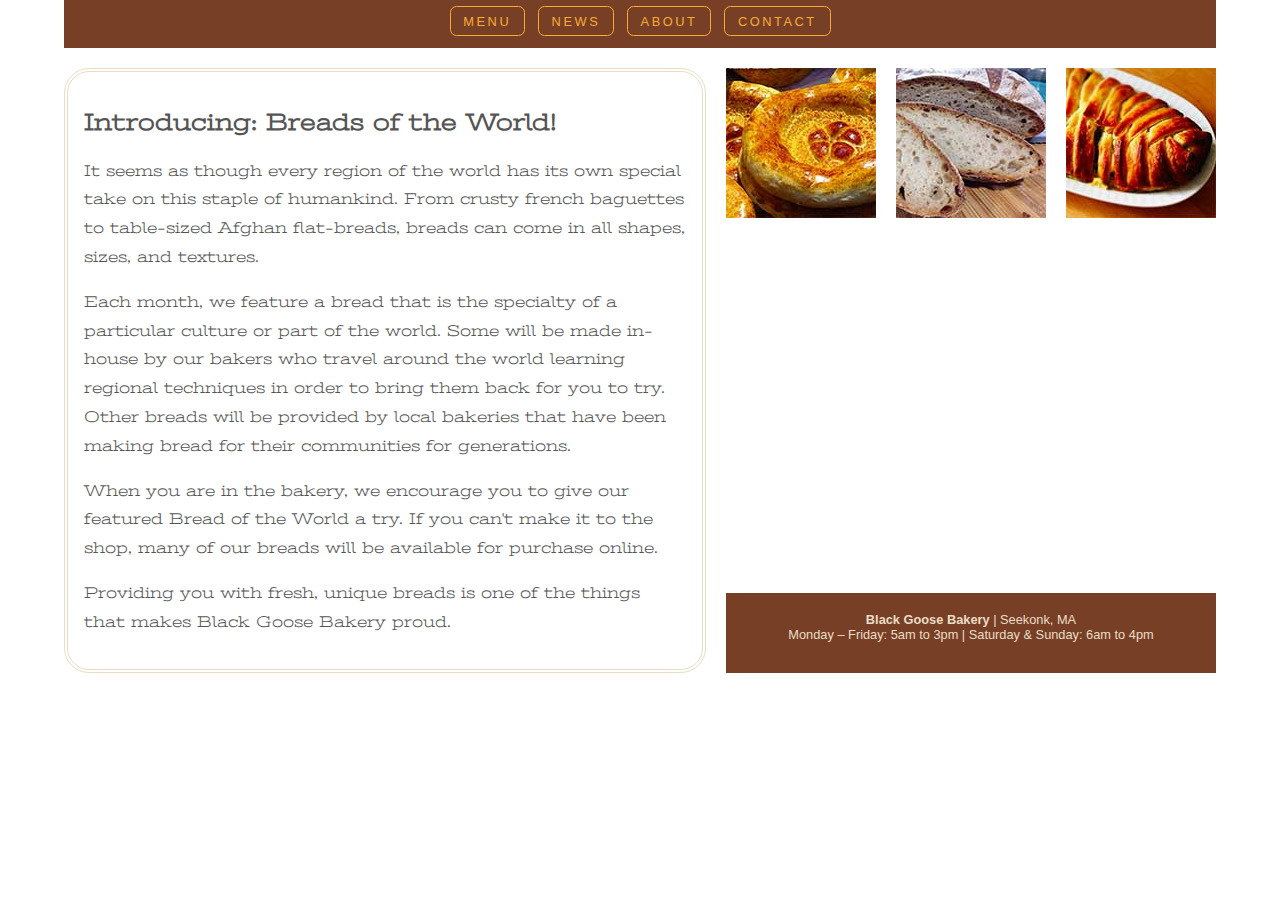
<file: 2_FlexBox/16-4-5/grid.html>
<!doctype html>
<html>
<head>
<meta charset="UTF-8">
<title>Black Goose Bakery Grid</title>
<link href="https://fonts.googleapis.com/css?family=Stint+Ultra+Expanded" rel="stylesheet">
<style>

html {
  box-sizing: border-box;
}
* {
  box-sizing: inherit;
}
body {
  font-family: Georgia, serif; 
  font-size: 100%;
  background-color: white;
  margin: 0;
}

/* GRID STYLES START HERE */
#layout {
  margin-left: 5%;
  margin-right: 5%;
  display: grid;
  grid-template-rows: 3em 20px [main-start] 150px auto 5em [main-end]; 
	grid-template-columns: [main-start] 1fr [main-end] repeat(3, 20px 150px);
}

main {
grid-area: main;
}

footer {
grid-row: 5 / 6;
grid-column: 3 / -1;
}


/* VISUAL STYLES START HERE */

/* link styles */
a:link, a:visited { color: #DC6903; }
a:focus, a:hover, a:active { color: #F9AB33; }

a {
  text-decoration: none;
  border-bottom: 1px dotted;
  padding-bottom: .2em;
}



/* nav styles */
nav {
grid-row-start: 1;
grid-row-end: 2;
grid-column-start: 1;
grid-column-end: 8; /* you could also use -1 */
}

nav, footer {
  font-family: verdana, sans-serif;
  background-color: #783F27;
}
nav ul li a:link, nav ul li a:visited {
  color: #F9AB33;
}
nav ul li a:focus, nav ul li a:hover, nav ul li a:active {
  color: #fff;
}
nav ul {
  margin: 0;
  padding: 0;
  list-style-type: none;
  display: flex;
  justify-content: center;
}
nav ul li {
  font-size: .8em;
  text-transform: uppercase;
  letter-spacing: .2em;
}
nav ul li a {
  display: block;
  border: 1px solid;
  border-radius: .5em;
  padding: .5em 1em;
  margin: .5em; 
}


/* main styles */
main {
  font-family: 'Stint Ultra Expanded', Georgia, serif;
  background-color: white;
  line-height: 1.8em;
  color: #555;
  padding: 1em;
  border: double 4px #EADDC4;
  border-radius: 25px;
}


/* misc styles */

figure {
  margin: 0;
  padding: 0;'
   /* clears browser styles for figures */
}

#figA {
grid-area: 3 / 3 / 4 / 4;
}
#figB {
grid-area: 3 / 5 / 4 / 6;
}

#figC {
grid-row: 3 / 4;
grid-column: span 1 / -1;
}

footer {
  color: #EADDC4;
  text-align: center;
  font-size: .8em;
  padding: .5em;
}

</style>
</head>

<body>
<div id="layout">

<nav>
  <ul>
    <li><a href="">Menu</a></li>
    <li><a href="">News</a></li>
    <li><a href="">About</a></li>
    <li><a href="">Contact</a></li>
  </ul>
</nav>  

<main>
  <h2>Introducing: Breads of the World!</h2>
  <p>It seems as though every region of the world has its own special take on this staple of humankind. From crusty french baguettes to table-sized Afghan flat-breads, breads can come in all shapes, sizes, and textures.</p>
  <p>Each month, we feature a bread that is the specialty of a particular culture or part of the world. Some will be made in-house by our bakers who travel around the world learning regional techniques in order to bring them back for you to try. Other breads will be provided by local bakeries that have been making bread for their communities for generations.</p>

  <p>When you are in the bakery, we encourage you to give our featured Bread of the World a try. If you can't make it to the shop, many of our breads will be available for purchase online.</p>
  <p>Providing you with fresh, unique breads is one of the things that makes Black Goose Bakery proud.</p>
<!--
<p>Our breads are made daily from highest-quality whole grain flour, water, salt, and yeast or sourdough starter. Simply and naturally, and never any preservatives. Patience is key to achieving the proper level of fermentation and baking each loaf to perfection. Available in whole grain, sourdough, olive loaf, classic rye, and potato-onion.</p>
-->
</main>

<figure id="figA"><img src="images/uzbek_150.jpg"></figure>
<figure id="figB"><img src="images/bread_150.jpg"></figure>
<figure id="figC"><img src="images/braided_150.jpg"></figure>

<footer>
  <p><strong>Black Goose Bakery</strong> | Seekonk, MA <br>
Monday &ndash; Friday: 5am to 3pm | Saturday &amp; Sunday: 6am to 4pm</p>
</footer>

</div>
</body>
</html>
</file>
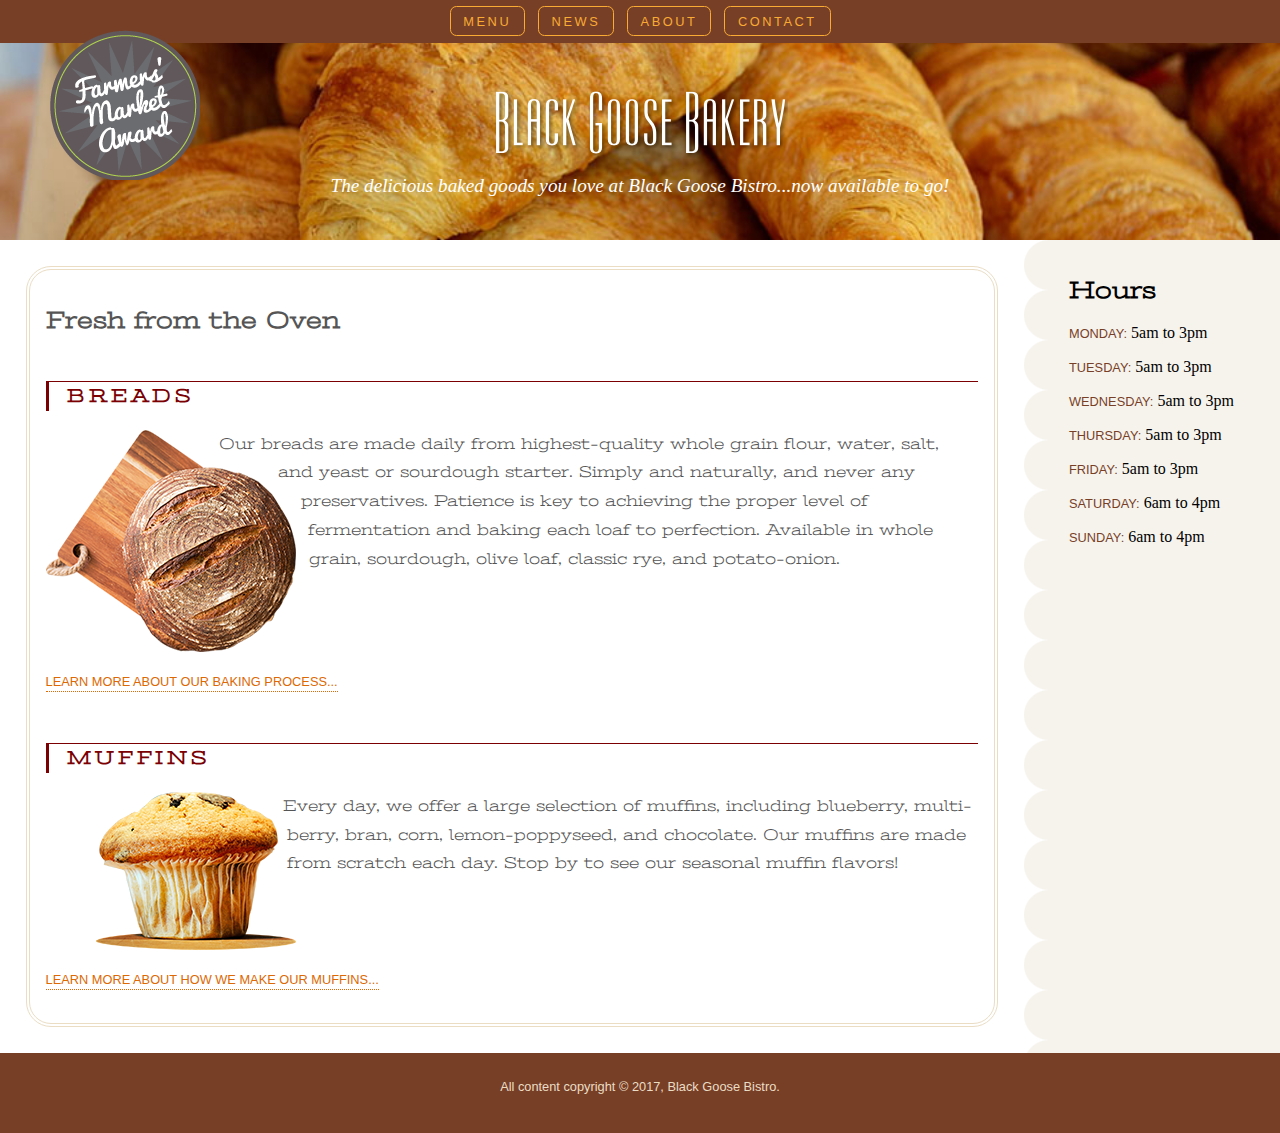
<file: 2_FlexBox/16-6/bakery_ch16.html>
<!doctype html>
<html>
<head>
<meta charset="UTF-8">
<title>Black Goose Bakery</title>
<meta name="viewport" content="width=device-width, initial-scale=1">
<link href="https://fonts.googleapis.com/css?family=Stint+Ultra+Expanded" rel="stylesheet">
<style>
@import url(bakery-styles.css);
</style>

</head>

<body>
<div id="container">
<header>
  <nav>
    <ul>
      <li><a href="">Menu</a></li>
      <li><a href="">News</a></li>
      <li><a href="">About</a></li>
      <li><a href="">Contact</a></li>
    </ul>
  </nav>  
  <h1><img src="images/bgb_logo.png" alt="Black Goose Bakery"></h1>
  <p>The delicious baked goods you love at Black Goose Bistro...now available to go!</p>
</header>

<main>
  <h2>Fresh from the Oven</h2>
  <h3>Breads</h3>
  <p><img src="images/bread.png" alt="round loaf of bread on cutting board"> Our breads are made daily from highest-quality whole grain flour, water, salt, and yeast or sourdough starter. Simply and naturally, and never any preservatives. Patience is key to achieving the proper level of fermentation and baking each loaf to perfection. Available in whole grain, sourdough, olive loaf, classic rye, and potato-onion.</p>
  <p class="more"><a href="">Learn more about our baking process...</a></p>

  <h3>Muffins</h3>
  <p><img src="images/muffin.png" alt="one chocolate chip muffin"> Every day, we offer a large selection of muffins, including blueberry, multi-berry, bran, corn, lemon-poppyseed, and chocolate. Our muffins are made from scratch each day. Stop by to see our seasonal muffin flavors!</p>
  <p class="more"><a href="">Learn more about how we make our muffins...</a></p>
</main>

<aside>
  <h2>Hours</h2>
  <p><span class="day">Monday:</span> 5am to 3pm</p>
  <p><span class="day">Tuesday:</span> 5am to 3pm</p>
  <p><span class="day">Wednesday:</span> 5am to 3pm</p>
  <p><span class="day">Thursday:</span> 5am to 3pm</p>
  <p><span class="day">Friday:</span> 5am to 3pm</p>
  <p><span class="day">Saturday:</span> 6am to 4pm</p>
  <p><span class="day">Sunday:</span> 6am to 4pm</p>
</aside>

<footer>
<p>All content copyright &copy; 2017, Black Goose Bistro.</p>
  <div id="award"> 
    <img src="images/award.png" alt="Farmers' Market Award"> 
  </div> 
</footer>

</div>
</body>
</html>
</file>
<file: style.css>
* {
  box-sizing: border-box;
}

body {
  font-family: sans-serif;
  margin: auto;
}


/*Media Query*/
@media (max-width: 600px) {
  .row {
    -webkit-flex-direction: column;
    flex-direction: column;
  }
}

/*Header*/
.header {
padding: 30px;
text-align: center;
background-image: linear-gradient(to bottom, white, whitesmoke );
}

/*Container for flexboxes*/
.row {
  display: flex;
  padding: 8px;
  margin-bottom: 7px;
  box-shadow: 0 1px 1px rgba(0,0,0,0.12), 0 0 0 rgba(0,0,0,0.24);
  color:black;
}

.column {
  padding: 10px;
}
.column.sidebar {
  flex: 1; 
}

.column.content {
  flex: 2;
  
}

.card {
  padding: 8px;
  margin-bottom: 10px;
  box-shadow: 0 1px 3px rgba(0,0,0,0.12), 0 1px 2px rgba(0,0,0,0.24);
  color:black;
}

.column.sidebar ul {
  list-style-type: none;
  margin: 0;
  padding: 0;
}
.column.sidebar li {
  padding: 8px;
  margin-bottom: 7px;
  box-shadow: 0 1px 3px rgba(0,0,0,0.12), 0 1px 2px rgba(0,0,0,0.24);
  color:black;
}

a {
  color: black;
  display: inline-block;
  text-decoration: none;
}

a:hover {
  color: grey;
}


.navbar {
  background-color: #313236;
  border-radius: 2px;
  max-width: 800px;
}

.navbar a {
  color: #aaa;
  display: inline-block;
  font-size: 15px;
  padding: 10px;
  text-decoration: none;
}

.navbar a:hover {
  color: #ffffff;
}
</file>
<file: 7_Caching/css/site.css>
body{ font-family: 'Raleway', sans-serif; }
h1 { text-align: center;font-size: 60px;font-family: 'Merriweather', cursive; margin-top: 0px;}
h6 {text-align: center; font-size: 20px; margin-top: -32px;}
hr { border-top: 1px dashed #8c8b8b; width: 300px; }
a { text-decoration: none; color: black; }
a:hover { text-decoration: underline; }
p { width: 70%; margin: auto; text-align: center;padding-bottom: 20px; font-size: 18px; }
#header { background-color: gold; width: 100%; position: absolute; top: 0; left: 0; height: 200px;}
#latest { text-align: center; margin-top: 220px; }
#article-header { background-color: #03A9F4; width: 100%; position: absolute; top: 0; left: 0; height: 200px; }
#article-title { text-align: center; font-size: 54px; font-family: 'Merriweather', cursive; color: white;padding-top: 50px; }
#article { margin-top: 220px;}
#logo { margin-left: auto; margin-right: auto; width: 50px; display: block; padding-top: 25px; }

@media screen and (max-width: 550px) {
    h1 { text-align: center;font-size: 40px;font-family: 'Merriweather', cursive; margin-top: 0px;}
    #article-title { text-align: center; font-size: 40px; font-family: 'Merriweather', cursive; color: white;padding-top: 50px; }
}
</file>
<file: 8_Intercepting/saveData/css/site.css>
body{ font-family: 'Raleway', sans-serif; }
h1 { text-align: center;font-size: 60px;font-family: 'Merriweather', cursive; margin-top: 0px;}
h6 {text-align: center; font-size: 20px; margin-top: -32px;}
hr { border-top: 1px dashed #8c8b8b; width: 300px; }
a { text-decoration: none; color: black; }
a:hover { text-decoration: underline; }
p { width: 70%; margin: auto; text-align: center;padding-bottom: 20px; font-size: 18px; }
#header { background-color: gold; width: 100%; position: absolute; top: 0; left: 0; height: 200px;}
#latest { text-align: center; margin-top: 220px; }
#article-header { background-color: #03A9F4; width: 100%; position: absolute; top: 0; left: 0; height: 200px; }
#article-title { text-align: center; font-size: 54px; font-family: 'Merriweather', cursive; color: white;padding-top: 50px; }
#article { margin-top: 220px;}
#logo { margin-left: auto; margin-right: auto; width: 50px; display: block; padding-top: 25px; }

@media screen and (max-width: 550px) {
    h1 { text-align: center;font-size: 40px;font-family: 'Merriweather', cursive; margin-top: 0px;}
    #article-title { text-align: center; font-size: 40px; font-family: 'Merriweather', cursive; color: white;padding-top: 50px; }
}
</file>
<file: 2_FlexBox/arbeitsauftrag-flexbox_2_flex-flow.css>
.container {
  padding: 0;
  margin: 0;
  list-style: none;
  display: flex;
  flex-wrap: wrap;
  flex-direction: row;
  justify-content: space-around;
}

.item {
  background: lightblue;
  padding: 5px;
  width: 200px;
  height: 150px;
  margin-top: 10px;
  line-height: 150px;
  color: white;
  text-align: center;
  display: flex;
  justify-content: space-evenly;
}
</file>
<file: 3_MediaQueries/arbeitsauftrag_media-queries.css>
.wrapper {
  display: -webkit-box;
  display: -moz-box;
  display: -ms-flexbox;
  display: -webkit-flex;
  display: flex;
  -webkit-flex-flow: row wrap;
  flex-flow: row wrap;
  font-weight: bold;
  text-align: center;
}

.wrapper > * {
  padding: 10px;
  flex-grow: 1;
  flex-shrink: 1;
  flex-basis: 100%;
}

@media (min-width: 600px) {
	.aside {
		flex-basis: auto;
		padding: 0;
	}
	.aside-1, .aside-2 {
		flex-grow: 1;
	}
}

@media (min-width: 800px) {
	.main, .aside {
		flex-basis: auto;
		padding: 0;
	}
	.aside {
		flex-grow: 1;
	}
	.aside-1 {
		order: 1;
	}
	.main {
		order: 2;
	}
	.aside-2 {
		order: 3;
	}
	.footer {
		order: 4;
	}
}

@media (max-width: 600px) {
  td:nth-of-type(1) {
    display: none;
  }
}



.header {
  background: tomato;
}

.footer {
  background: lightgreen;
}

.main {
  text-align: left;
  background: deepskyblue;
}

.aside-1 {
  background: gold;
}

.aside-2 {
  background: hotpink;
}

body {
  padding: 2em;
}

@keyframes colors {
  from {background-color: deepskyblue;}
  to {background-color: white;}
}

@media all and (min-width: 800px) {
.animation {
    background-color: white;
    animation-name: colors;
    animation-duration: 3s;
  }
}

@media print {
  .header, .main, .aside-1, .aside-2, .footer {
    background-color: white;
    border: 1px solid black;
  }
}
</file>
<file: 4_TouchInput/main.css>
.container {
    display: grid;
    grid-template-columns: repeat(3, 1fr);
    gap: 10px;
  }
  
  .box {
    border: 3px solid deepskyblue;
    background-color: peachpuff;
    color: deepskyblue;
    border-radius: .5em;
    padding: 20px;
    cursor: move;
    margin: 10px;
  }

  .box.over {
    border: 3px dotted #666;
  }
</file>
